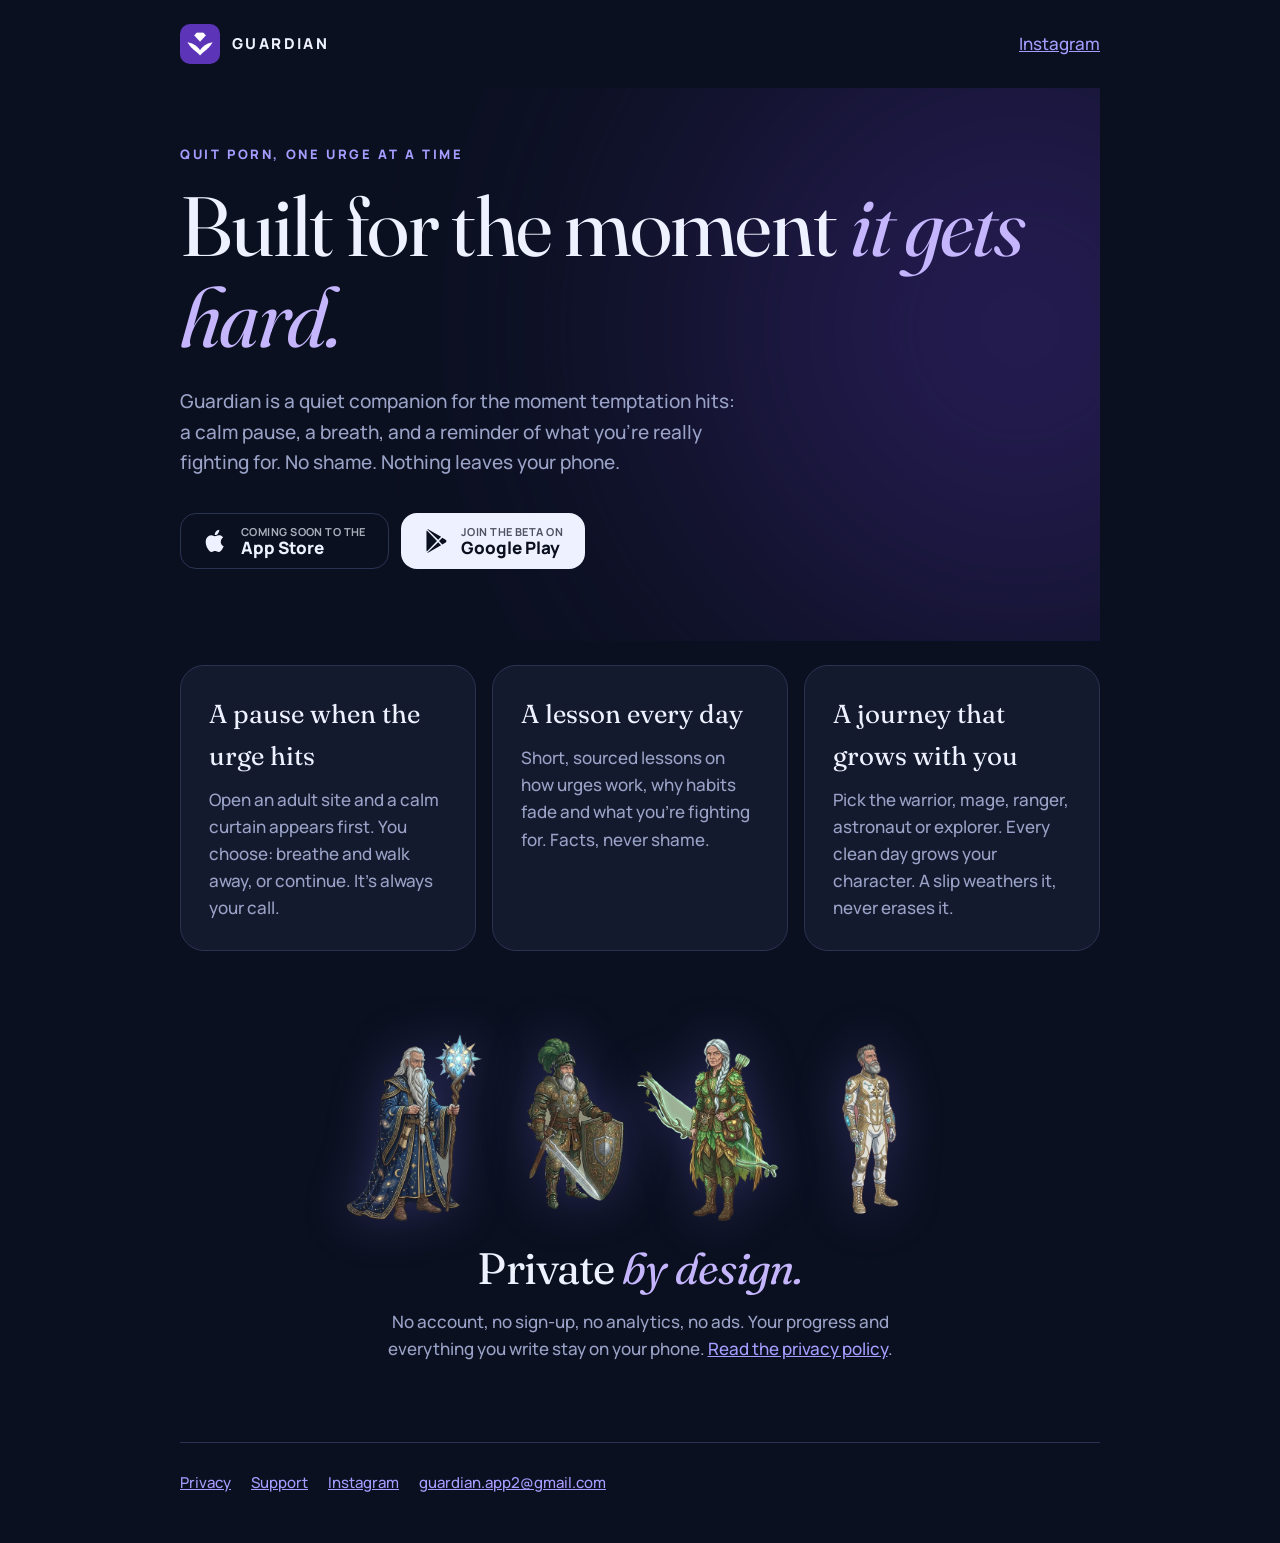
<file: index.html>
<!doctype html>
<html lang="en">
<head>
  <meta charset="utf-8">
  <meta name="viewport" content="width=device-width, initial-scale=1">
  <title>Guardian: quit porn, one urge at a time</title>
  <meta name="description" content="Guardian helps you quit porn with a calm pause at the moment of temptation, a short lesson every day and a journey that grows with you. Private by design.">
  <meta property="og:title" content="Guardian">
  <meta property="og:description" content="Built for the moment it gets hard. A quiet companion to help you quit porn.">
  <meta property="og:image" content="icon.png">
  <link rel="icon" href="icon.png">
  <link rel="preconnect" href="https://fonts.googleapis.com">
  <link href="https://fonts.googleapis.com/css2?family=Fraunces:ital,opsz,wght@0,9..144,400;1,9..144,400&family=Manrope:wght@500;700;800&display=swap" rel="stylesheet">
  <link rel="stylesheet" href="styles.css">
</head>
<body>
  <div class="wrap">
    <header class="top">
      <a class="brand" href="./"><img src="icon.png" alt="">GUARDIAN</a>
      <a href="https://www.instagram.com/guardian.app2/">Instagram</a>
    </header>

    <section class="hero">
      <p class="eyebrow">Quit porn, one urge at a time</p>
      <h1>Built for the moment <em>it gets hard.</em></h1>
      <p class="lead">Guardian is a quiet companion for the moment temptation hits: a calm pause, a breath, and a reminder of what you're really fighting for. No shame. Nothing leaves your phone.</p>
      <div class="stores">
        <!-- When the App Store listing is live, swap this for the link and drop "soon". -->
        <a class="store soon" id="ios" href="#">
          <svg viewBox="0 0 24 24" fill="currentColor" aria-hidden="true"><path d="M16.4 12.6c0-2.6 2.1-3.8 2.2-3.9-1.2-1.8-3.1-2-3.7-2-1.6-.2-3.1.9-3.9.9-.8 0-2-.9-3.4-.9-1.7 0-3.3 1-4.2 2.6-1.8 3.1-.5 7.7 1.3 10.2.9 1.2 1.9 2.6 3.2 2.6 1.3-.1 1.8-.8 3.3-.8 1.6 0 2 .8 3.4.8 1.4 0 2.3-1.3 3.1-2.5 1-1.4 1.4-2.8 1.4-2.9-.1 0-2.7-1-2.7-4.1zM13.9 5c.7-.9 1.2-2.1 1.1-3.3-1 0-2.3.7-3 1.6-.7.8-1.2 2-1.1 3.2 1.1.1 2.3-.6 3-1.5z"/></svg>
          <span><small>COMING SOON TO THE</small>App Store</span>
        </a>
        <!-- Android: closed beta first (Play needs 12 testers for 14 days), then the Play listing. -->
        <a class="store" id="android" href="mailto:guardian.app2@gmail.com?subject=Android%20beta&body=Hi!%20I'd%20like%20to%20try%20Guardian%20on%20Android.%20My%20Google%20Play%20email%20is%3A%20">
          <svg viewBox="0 0 24 24" fill="currentColor" aria-hidden="true"><path d="M3.6 2.3c-.3.3-.4.7-.4 1.2v17c0 .5.1.9.4 1.2l9.3-9.7L3.6 2.3zm10.4 8.6 2.7-2.8L5 1.4c-.4-.2-.8-.3-1.1-.2L14 10.9zm0 2.2L3.9 22.8c.3.1.7 0 1.1-.2l11.7-6.7-2.7-2.8zm6.9-2.3-3.1-1.8-3 3.1 3 3.1 3.1-1.8c.9-.5.9-2.1 0-2.6z"/></svg>
          <span><small>JOIN THE BETA ON</small>Google Play</span>
        </a>
      </div>
    </section>

    <section class="features">
      <div class="card">
        <h3>A pause when the urge hits</h3>
        <p>Open an adult site and a calm curtain appears first. You choose: breathe and walk away, or continue. It's always your call.</p>
      </div>
      <div class="card">
        <h3>A lesson every day</h3>
        <p>Short, sourced lessons on how urges work, why habits fade and what you're fighting for. Facts, never shame.</p>
      </div>
      <div class="card">
        <h3>A journey that grows with you</h3>
        <p>Pick the warrior, mage, ranger, astronaut or explorer. Every clean day grows your character. A slip weathers it, never erases it.</p>
      </div>
    </section>

    <div class="journeys" aria-hidden="true">
      <img src="art/journey_mage_stage_8.webp" alt="">
      <img src="art/journey_warrior_stage_8.webp" alt="">
      <img src="art/journey_ranger_stage_8.webp" alt="">
      <img src="art/journey_astronaut_stage_8.webp" alt="">
    </div>

    <section class="private">
      <h2>Private <em>by design.</em></h2>
      <p>No account, no sign-up, no analytics, no ads. Your progress and everything you write stay on your phone. <a href="privacy.html">Read the privacy policy</a>.</p>
    </section>

    <footer>
      <nav>
        <a href="privacy.html">Privacy</a>
        <a href="support.html">Support</a>
        <a href="https://www.instagram.com/guardian.app2/">Instagram</a>
        <a href="mailto:guardian.app2@gmail.com">guardian.app2@gmail.com</a>
      </nav>
    </footer>
  </div>
  <script>
    // Ring the button for the visitor's own phone.
    var ua = navigator.userAgent;
    var mine = /iPhone|iPad|iPod/.test(ua) ? 'ios' : /Android/.test(ua) ? 'android' : null;
    if (mine) document.getElementById(mine).classList.add('mine');
  </script>
</body>
</html>
</file>
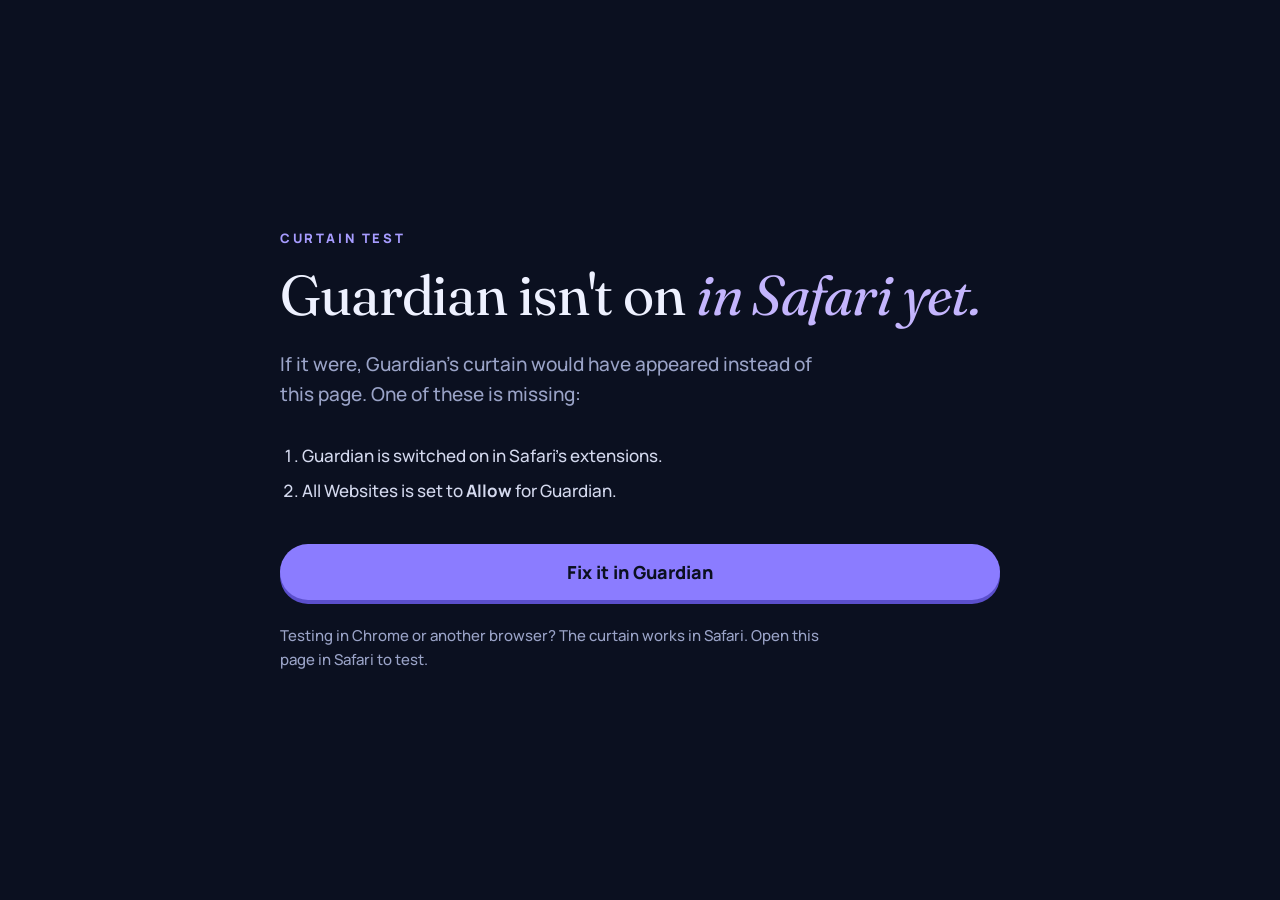
<file: test/index.html>
<!doctype html>
<html lang="en">
<head>
  <meta charset="utf-8">
  <meta name="viewport" content="width=device-width, initial-scale=1">
  <meta name="robots" content="noindex">
  <title>Guardian curtain test</title>
  <link rel="icon" href="../icon.png">
  <link rel="preconnect" href="https://fonts.googleapis.com">
  <link href="https://fonts.googleapis.com/css2?family=Fraunces:ital,opsz,wght@0,9..144,400;1,9..144,400&family=Manrope:wght@500;700;800&display=swap" rel="stylesheet">
  <link rel="stylesheet" href="../styles.css">
  <style>
    .test { min-height: 100vh; display: flex; flex-direction: column; justify-content: center; padding: 48px 0; }
    .test h1 { font-size: clamp(38px, 9vw, 56px); }
    .test ol { color: #D4D9EE; padding-left: 22px; margin: 24px 0 0; }
    .test li { margin: 8px 0; }
    .cta { display: flex; align-items: center; justify-content: center; min-height: 56px; margin-top: 32px; border-radius: 28px; background: var(--violet); color: var(--ground); font-weight: 800; font-size: 18px; text-decoration: none; box-shadow: 0 4px 0 #5B4FCC; }
    .cta:hover { color: var(--ground); }
  </style>
</head>
<body>
  <!-- If Guardian's Safari extension is on and allowed on all websites, it replaces this
       page with the curtain before it shows. Seeing this page means one step is missing. -->
  <main class="wrap narrow test">
    <p class="eyebrow">Curtain test</p>
    <h1>Guardian isn't on <em>in Safari yet.</em></h1>
    <p class="lead">If it were, Guardian's curtain would have appeared instead of this page. One of these is missing:</p>
    <ol>
      <li>Guardian is switched on in Safari's extensions.</li>
      <li>All Websites is set to <strong>Allow</strong> for Guardian.</li>
    </ol>
    <a class="cta" href="guardian://safari-setup">Fix it in Guardian</a>
    <p class="lead" style="font-size:15px">Testing in Chrome or another browser? The curtain works in Safari. Open this page in Safari to test.</p>
  </main>
</body>
</html>
</file>
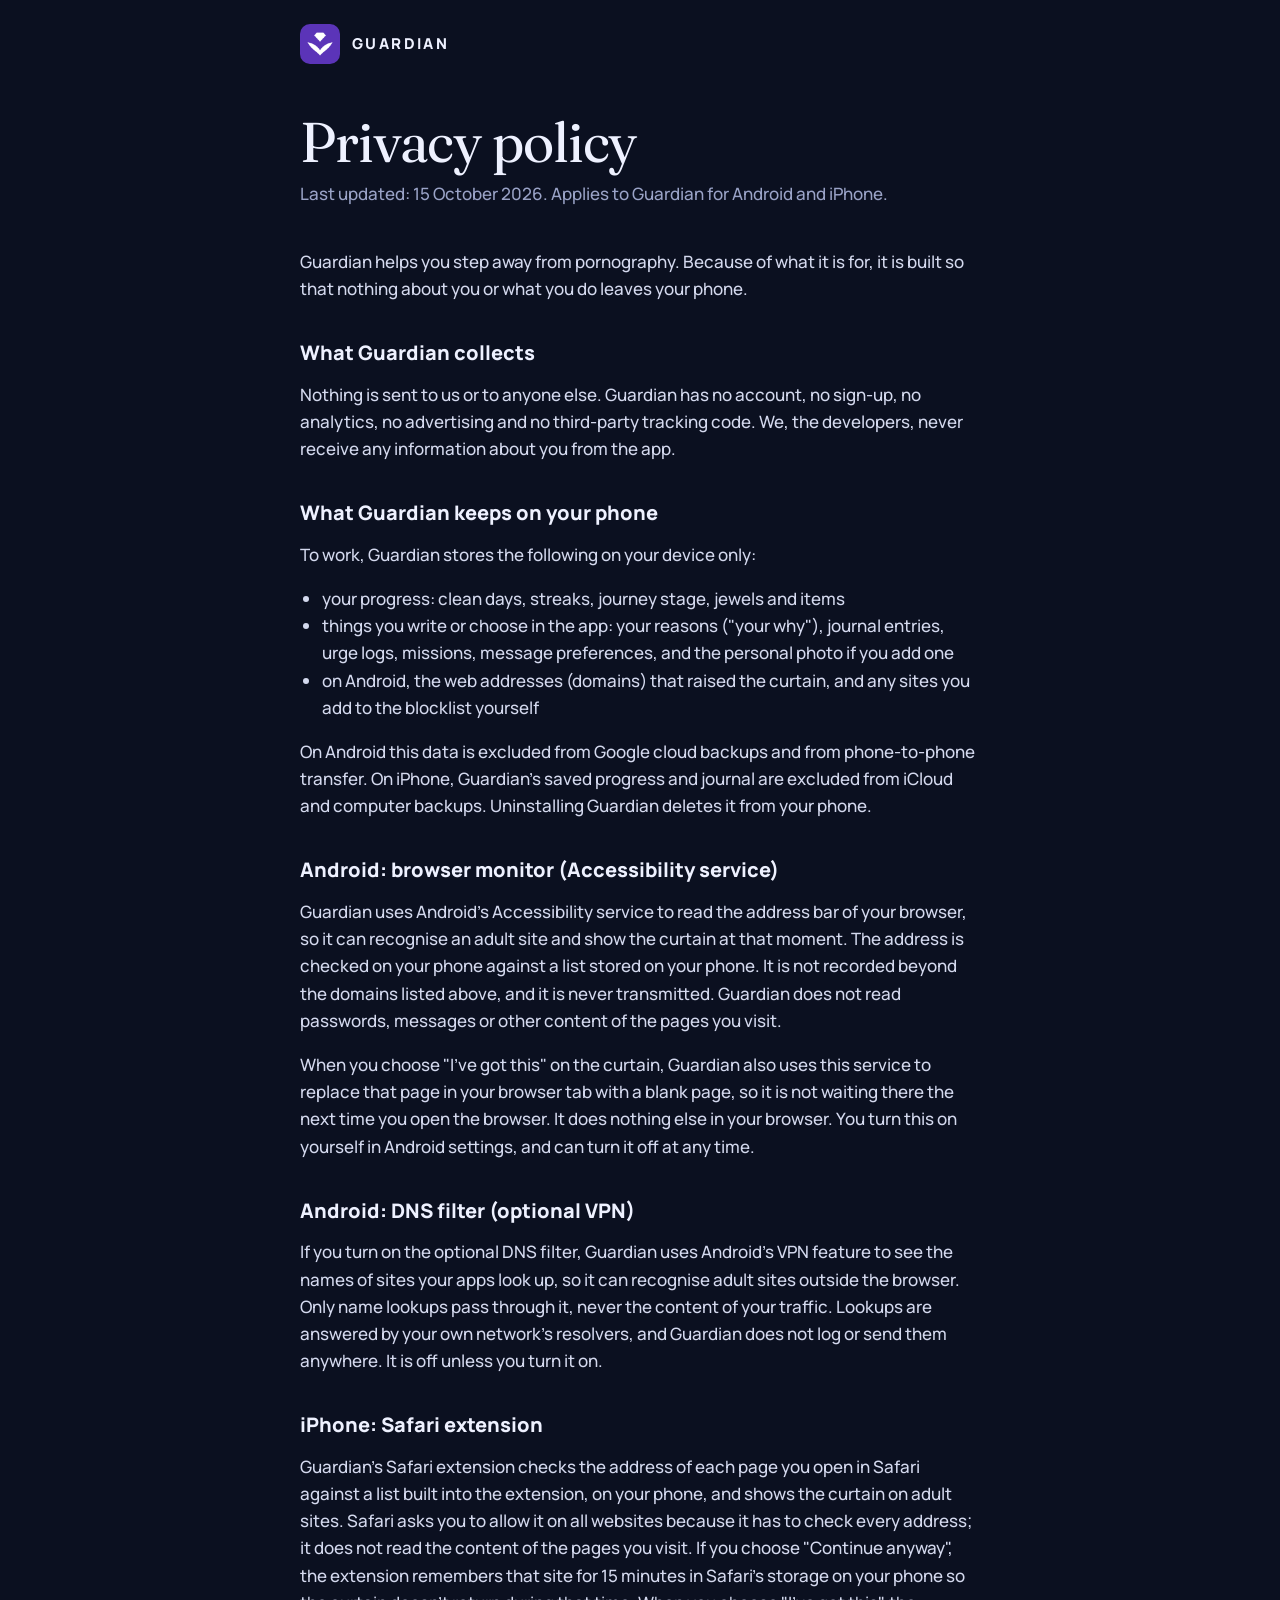
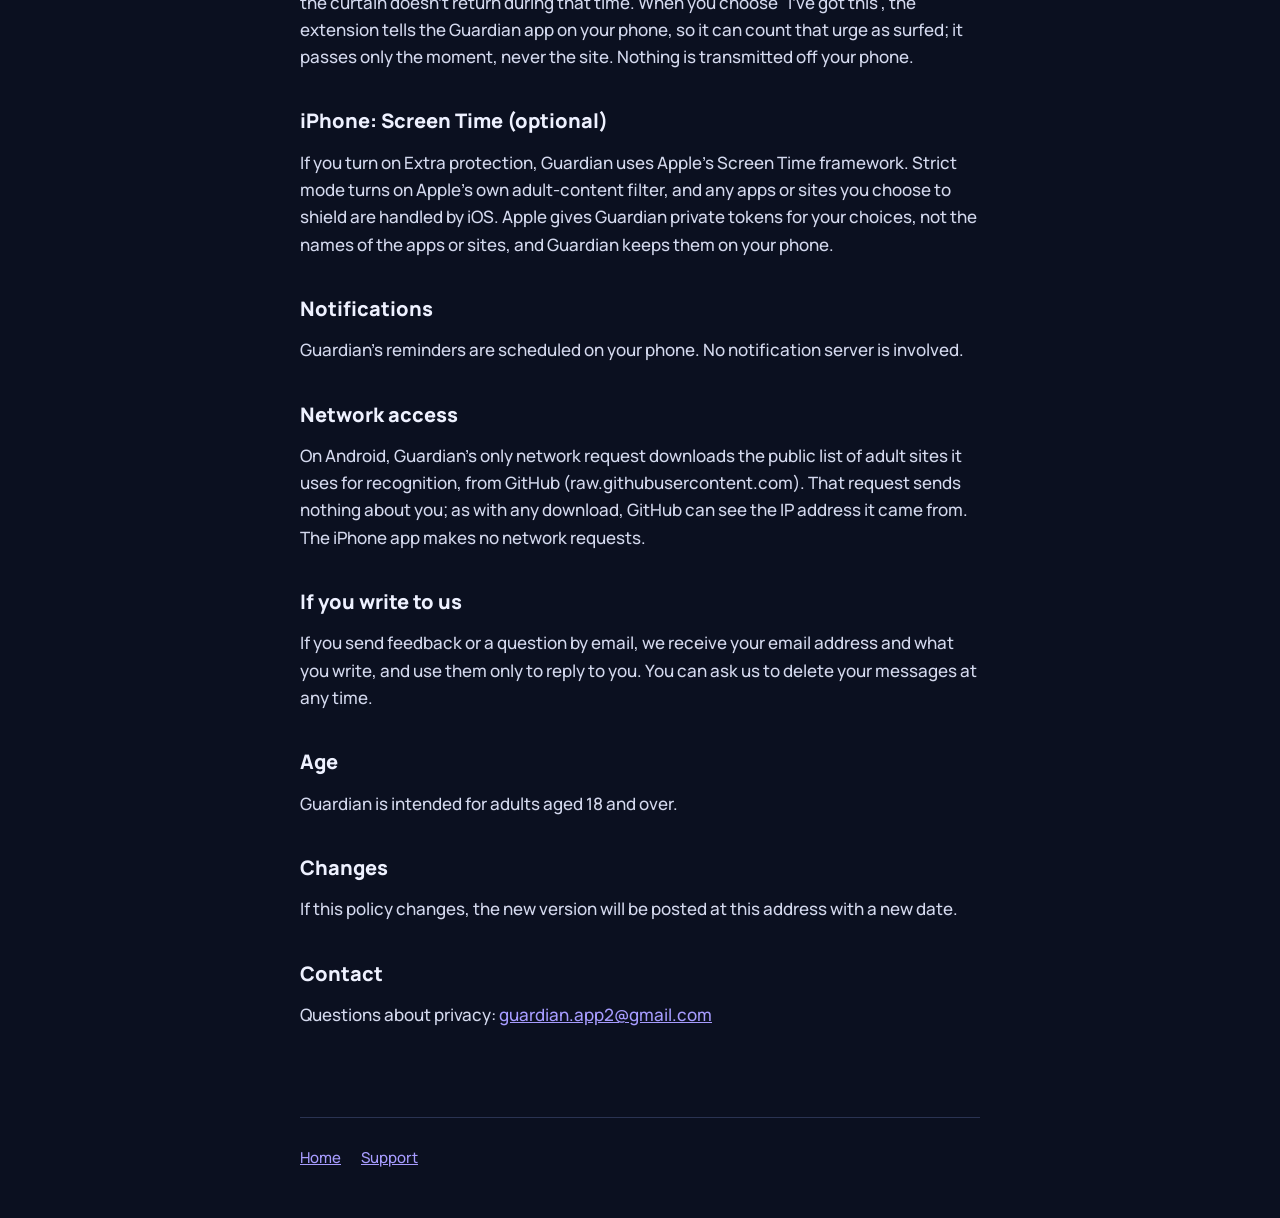
<file: privacy.html>
<!doctype html>
<html lang="en">
<head>
  <meta charset="utf-8">
  <meta name="viewport" content="width=device-width, initial-scale=1">
  <title>Guardian privacy policy</title>
  <link rel="icon" href="icon.png">
  <link rel="preconnect" href="https://fonts.googleapis.com">
  <link href="https://fonts.googleapis.com/css2?family=Fraunces:ital,opsz,wght@0,9..144,400;1,9..144,400&family=Manrope:wght@500;700;800&display=swap" rel="stylesheet">
  <link rel="stylesheet" href="styles.css">
</head>
<body>
  <div class="wrap narrow">
    <header class="top"><a class="brand" href="./"><img src="icon.png" alt="">GUARDIAN</a></header>
    <main class="doc">
      <h1>Privacy policy</h1>
      <p class="date">Last updated: 15 October 2026. Applies to Guardian for Android and iPhone.</p>

      <p>Guardian helps you step away from pornography. Because of what it is for, it is built so that nothing about you or what you do leaves your phone.</p>

      <h2>What Guardian collects</h2>
      <p>Nothing is sent to us or to anyone else. Guardian has no account, no sign-up, no analytics, no advertising and no third-party tracking code. We, the developers, never receive any information about you from the app.</p>

      <h2>What Guardian keeps on your phone</h2>
      <p>To work, Guardian stores the following on your device only:</p>
      <ul>
        <li>your progress: clean days, streaks, journey stage, jewels and items</li>
        <li>things you write or choose in the app: your reasons ("your why"), journal entries, urge logs, missions, message preferences, and the personal photo if you add one</li>
        <li>on Android, the web addresses (domains) that raised the curtain, and any sites you add to the blocklist yourself</li>
      </ul>
      <p>On Android this data is excluded from Google cloud backups and from phone-to-phone transfer. On iPhone, Guardian's saved progress and journal are excluded from iCloud and computer backups. Uninstalling Guardian deletes it from your phone.</p>

      <h2>Android: browser monitor (Accessibility service)</h2>
      <p>Guardian uses Android's Accessibility service to read the address bar of your browser, so it can recognise an adult site and show the curtain at that moment. The address is checked on your phone against a list stored on your phone. It is not recorded beyond the domains listed above, and it is never transmitted. Guardian does not read passwords, messages or other content of the pages you visit.</p>
      <p>When you choose "I've got this" on the curtain, Guardian also uses this service to replace that page in your browser tab with a blank page, so it is not waiting there the next time you open the browser. It does nothing else in your browser. You turn this on yourself in Android settings, and can turn it off at any time.</p>

      <h2>Android: DNS filter (optional VPN)</h2>
      <p>If you turn on the optional DNS filter, Guardian uses Android's VPN feature to see the names of sites your apps look up, so it can recognise adult sites outside the browser. Only name lookups pass through it, never the content of your traffic. Lookups are answered by your own network's resolvers, and Guardian does not log or send them anywhere. It is off unless you turn it on.</p>

      <h2>iPhone: Safari extension</h2>
      <p>Guardian's Safari extension checks the address of each page you open in Safari against a list built into the extension, on your phone, and shows the curtain on adult sites. Safari asks you to allow it on all websites because it has to check every address; it does not read the content of the pages you visit. If you choose "Continue anyway", the extension remembers that site for 15 minutes in Safari's storage on your phone so the curtain doesn't return during that time. When you choose "I've got this", the extension tells the Guardian app on your phone, so it can count that urge as surfed; it passes only the moment, never the site. Nothing is transmitted off your phone.</p>

      <h2>iPhone: Screen Time (optional)</h2>
      <p>If you turn on Extra protection, Guardian uses Apple's Screen Time framework. Strict mode turns on Apple's own adult-content filter, and any apps or sites you choose to shield are handled by iOS. Apple gives Guardian private tokens for your choices, not the names of the apps or sites, and Guardian keeps them on your phone.</p>

      <h2>Notifications</h2>
      <p>Guardian's reminders are scheduled on your phone. No notification server is involved.</p>

      <h2>Network access</h2>
      <p>On Android, Guardian's only network request downloads the public list of adult sites it uses for recognition, from GitHub (raw.githubusercontent.com). That request sends nothing about you; as with any download, GitHub can see the IP address it came from. The iPhone app makes no network requests.</p>

      <h2>If you write to us</h2>
      <p>If you send feedback or a question by email, we receive your email address and what you write, and use them only to reply to you. You can ask us to delete your messages at any time.</p>

      <h2>Age</h2>
      <p>Guardian is intended for adults aged 18 and over.</p>

      <h2>Changes</h2>
      <p>If this policy changes, the new version will be posted at this address with a new date.</p>

      <h2>Contact</h2>
      <p>Questions about privacy: <a href="mailto:guardian.app2@gmail.com">guardian.app2@gmail.com</a></p>
    </main>
    <footer><nav><a href="./">Home</a><a href="support.html">Support</a></nav></footer>
  </div>
</body>
</html>
</file>
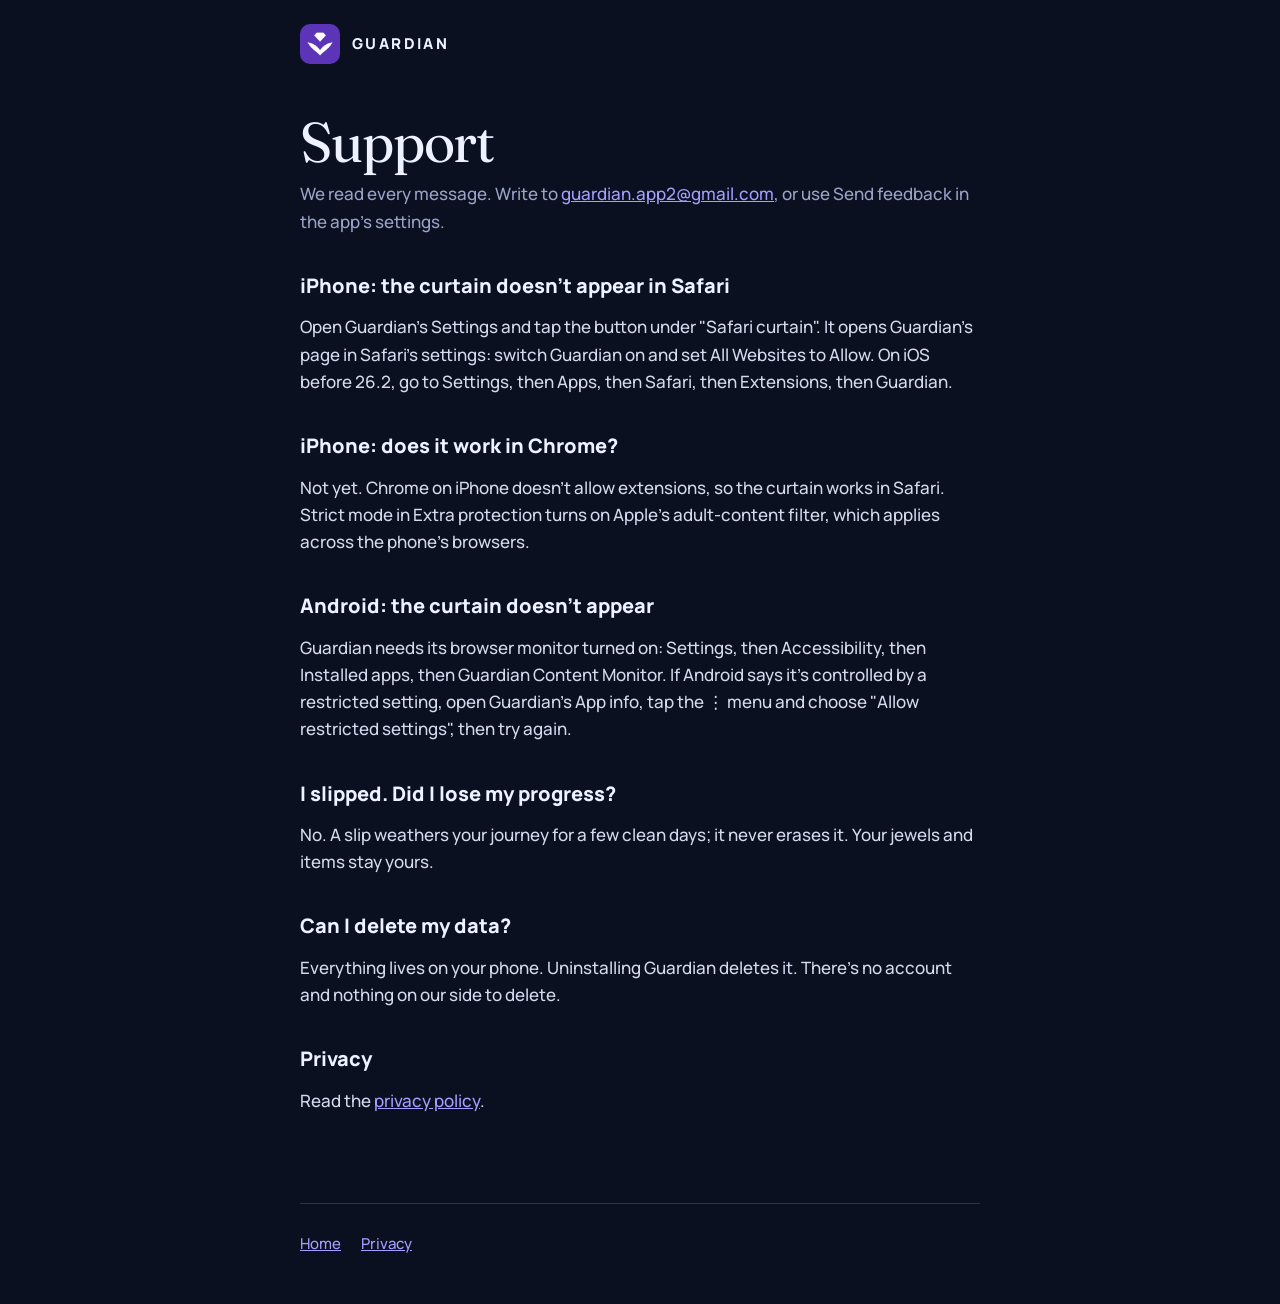
<file: support.html>
<!doctype html>
<html lang="en">
<head>
  <meta charset="utf-8">
  <meta name="viewport" content="width=device-width, initial-scale=1">
  <title>Guardian support</title>
  <link rel="icon" href="icon.png">
  <link rel="preconnect" href="https://fonts.googleapis.com">
  <link href="https://fonts.googleapis.com/css2?family=Fraunces:ital,opsz,wght@0,9..144,400;1,9..144,400&family=Manrope:wght@500;700;800&display=swap" rel="stylesheet">
  <link rel="stylesheet" href="styles.css">
</head>
<body>
  <div class="wrap narrow">
    <header class="top"><a class="brand" href="./"><img src="icon.png" alt="">GUARDIAN</a></header>
    <main class="doc">
      <h1>Support</h1>
      <p class="date">We read every message. Write to <a href="mailto:guardian.app2@gmail.com">guardian.app2@gmail.com</a>, or use Send feedback in the app's settings.</p>

      <h2>iPhone: the curtain doesn't appear in Safari</h2>
      <p>Open Guardian's Settings and tap the button under "Safari curtain". It opens Guardian's page in Safari's settings: switch Guardian on and set All Websites to Allow. On iOS before 26.2, go to Settings, then Apps, then Safari, then Extensions, then Guardian.</p>

      <h2>iPhone: does it work in Chrome?</h2>
      <p>Not yet. Chrome on iPhone doesn't allow extensions, so the curtain works in Safari. Strict mode in Extra protection turns on Apple's adult-content filter, which applies across the phone's browsers.</p>

      <h2>Android: the curtain doesn't appear</h2>
      <p>Guardian needs its browser monitor turned on: Settings, then Accessibility, then Installed apps, then Guardian Content Monitor. If Android says it's controlled by a restricted setting, open Guardian's App info, tap the ⋮ menu and choose "Allow restricted settings", then try again.</p>

      <h2>I slipped. Did I lose my progress?</h2>
      <p>No. A slip weathers your journey for a few clean days; it never erases it. Your jewels and items stay yours.</p>

      <h2>Can I delete my data?</h2>
      <p>Everything lives on your phone. Uninstalling Guardian deletes it. There's no account and nothing on our side to delete.</p>

      <h2>Privacy</h2>
      <p>Read the <a href="privacy.html">privacy policy</a>.</p>
    </main>
    <footer><nav><a href="./">Home</a><a href="privacy.html">Privacy</a></nav></footer>
  </div>
</body>
</html>
</file>
<file: styles.css>
/* Guardian's colours, from the app's Theme.swift. */
:root {
  --ground: #0B1020;
  --ground-deep: #070A16;
  --surface: #141A2E;
  --hairline: #2A3352;
  --violet: #8B7CFF;
  --violet-soft: #A79CFF;
  --lilac: #C4B5FD;
  --logo: #5B34B8;
  --gold: #FFC857;
  --text: #EEF1FF;
  --muted: #9AA3C7;
  --serif: "Fraunces", Georgia, serif;
  --sans: "Manrope", system-ui, -apple-system, sans-serif;
}

* { box-sizing: border-box; }
html { -webkit-text-size-adjust: 100%; }
body {
  margin: 0;
  background: var(--ground);
  color: var(--text);
  font: 500 17px/1.6 var(--sans);
}
a { color: var(--violet-soft); }
a:hover { color: var(--text); }
img { max-width: 100%; display: block; }

.wrap { max-width: 960px; margin: 0 auto; padding: 0 20px; }
.narrow { max-width: 720px; }

header.top { display: flex; align-items: center; justify-content: space-between; padding: 24px 0; }
.brand { display: flex; align-items: center; gap: 12px; text-decoration: none; color: var(--text); font-weight: 800; letter-spacing: 0.16em; font-size: 15px; }
.brand img { width: 40px; height: 40px; border-radius: 10px; }

.eyebrow { font-size: 13px; font-weight: 800; letter-spacing: 0.2em; color: var(--violet-soft); text-transform: uppercase; margin: 0 0 16px; }
h1, h2 { font-family: var(--serif); font-weight: 400; letter-spacing: -0.02em; line-height: 1.08; margin: 0; }
h1 { font-size: clamp(44px, 9vw, 84px); }
h2 { font-size: clamp(30px, 5vw, 44px); }
h1 em, h2 em { color: var(--lilac); }
.lead { color: var(--muted); font-size: 19px; max-width: 560px; margin: 24px 0 0; }

.hero { position: relative; padding: 56px 0 72px; overflow: hidden; }
.hero::before { content: ""; position: absolute; width: 640px; height: 640px; border-radius: 50%; background: var(--logo); opacity: 0.35; filter: blur(140px); right: -240px; top: -80px; pointer-events: none; }
.hero > * { position: relative; }

.stores { display: flex; flex-wrap: wrap; gap: 12px; margin-top: 36px; }
.store { display: inline-flex; align-items: center; gap: 12px; min-height: 56px; padding: 10px 22px; border-radius: 16px; text-decoration: none; background: var(--text); color: var(--ground); font-weight: 800; }
.store small { display: block; font-size: 11px; font-weight: 700; letter-spacing: 0.04em; opacity: 0.7; }
.store span { line-height: 1.2; }
.store svg { width: 26px; height: 26px; flex: none; }
.store.soon { background: transparent; color: var(--text); border: 1.5px solid var(--hairline); }
.store.mine { outline: 3px solid var(--violet); outline-offset: 3px; }

.features { display: grid; grid-template-columns: repeat(auto-fit, minmax(240px, 1fr)); gap: 16px; padding: 24px 0 72px; }
.card { background: var(--surface); border: 1px solid var(--hairline); border-radius: 24px; padding: 28px; }
.card h3 { font-family: var(--serif); font-weight: 400; font-size: 26px; margin: 0 0 8px; }
.card p { color: var(--muted); margin: 0; }

.journeys { display: flex; justify-content: center; align-items: flex-end; gap: 0; margin: 8px 0 0; }
.journeys img { width: 22%; max-width: 190px; margin: 0 -2%; filter: drop-shadow(0 0 24px rgba(139,124,255,0.25)); }

.private { text-align: center; padding: 24px 0 80px; }
.private p { color: var(--muted); max-width: 560px; margin: 16px auto 0; }

footer { border-top: 1px solid var(--hairline); padding: 28px 0 48px; color: var(--muted); font-size: 15px; }
footer nav { display: flex; flex-wrap: wrap; gap: 8px 20px; }

/* Policy pages */
.doc { padding: 24px 0 72px; }
.doc h1 { font-size: clamp(38px, 7vw, 56px); margin-bottom: 8px; }
.doc .date { color: var(--muted); margin: 0 0 40px; }
.doc h2 { font-family: var(--sans); font-weight: 800; font-size: 20px; letter-spacing: 0; margin: 40px 0 8px; }
.doc p, .doc li { color: #D4D9EE; }
.doc ul { padding-left: 22px; }
</file>
